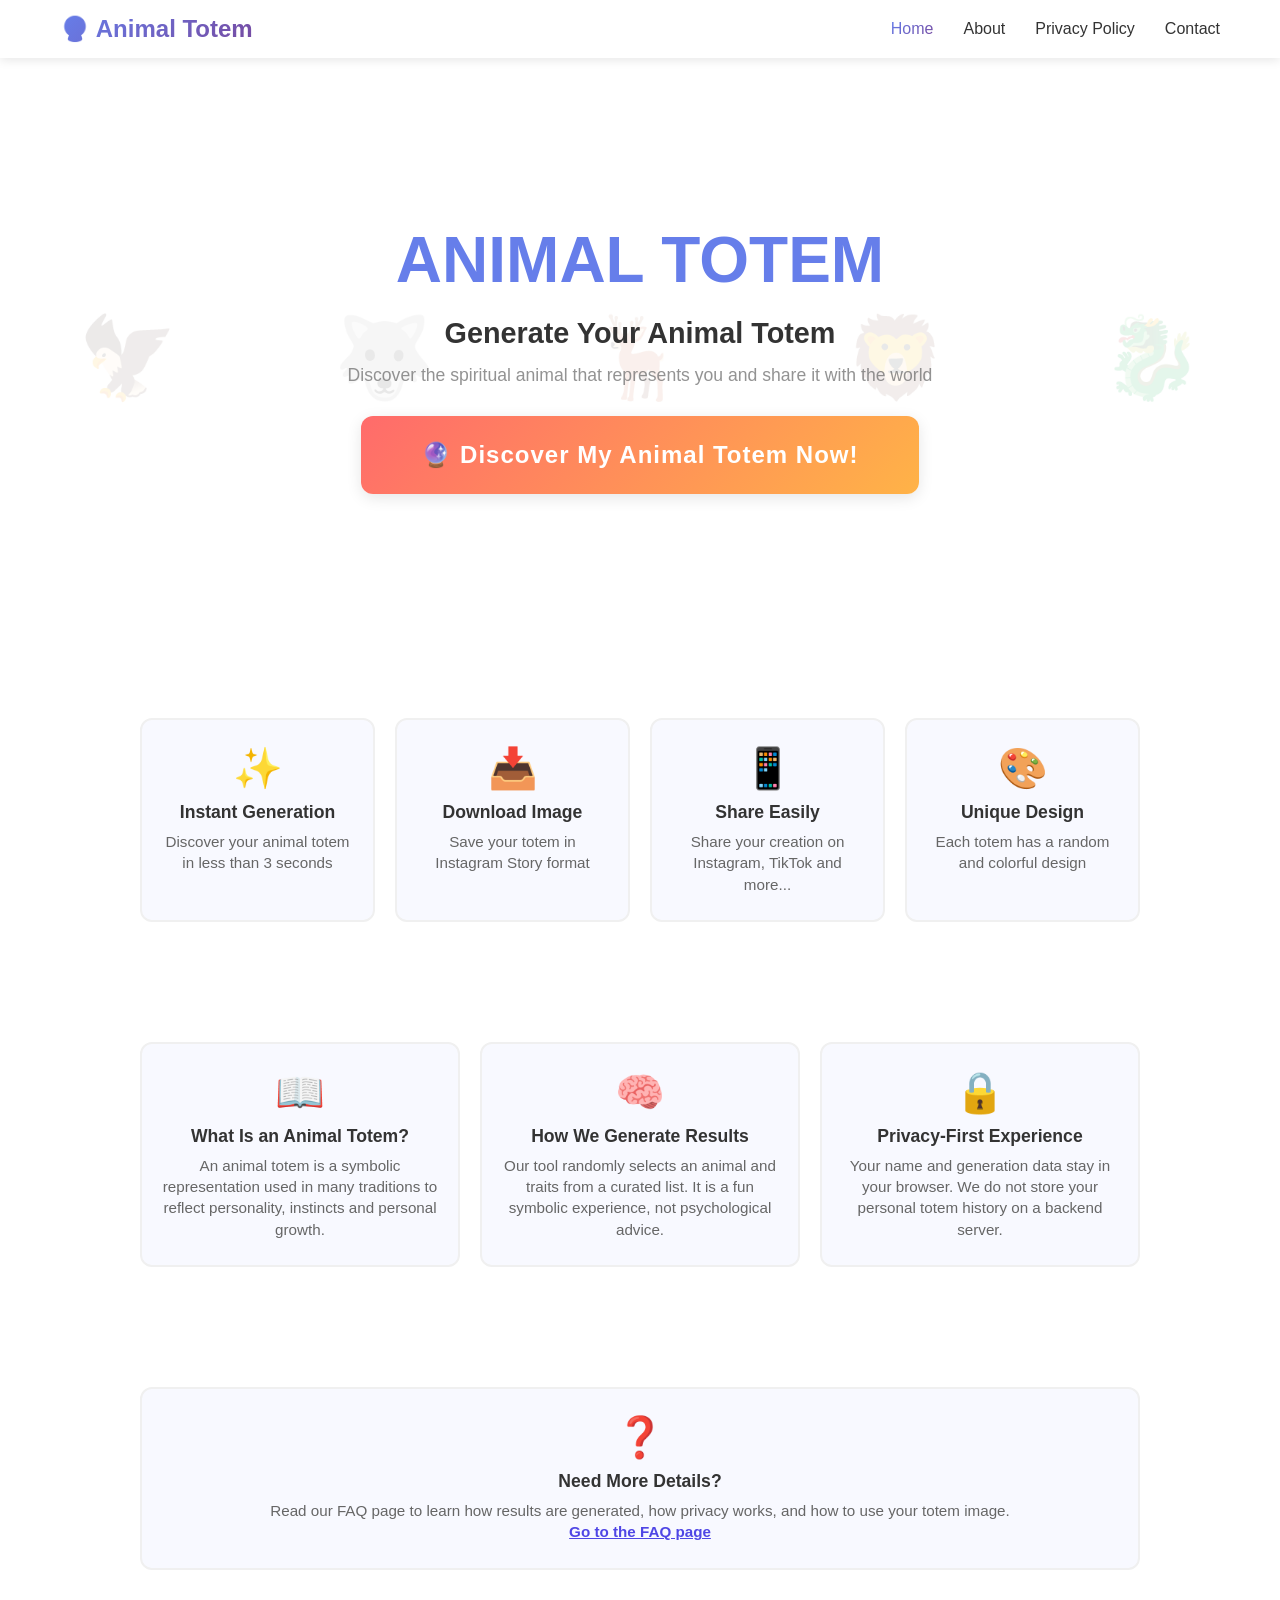
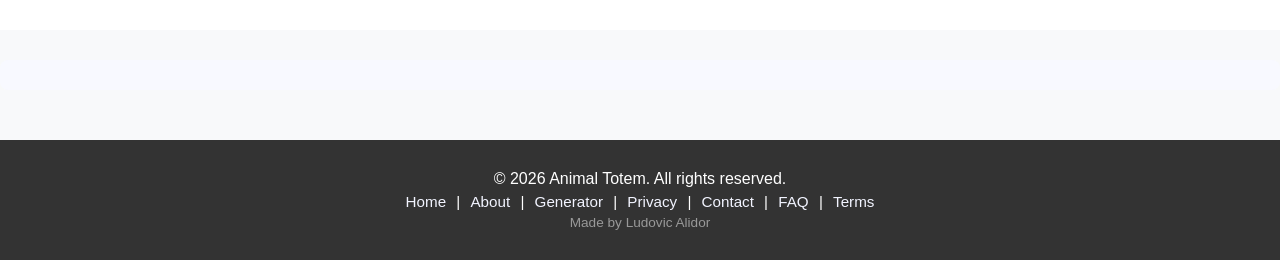
<file: index.html>
<!DOCTYPE html>
<html lang="en">
<head>
    <meta charset="UTF-8">
    <meta name="viewport" content="width=device-width, initial-scale=1.0">
    <title>Animal Totem - Discover Your Spiritual Animal</title>
    <meta name="description" content="Discover your symbolic animal totem in seconds. Generate a personalized totem image, learn the meaning behind it, and share your result easily.">
    <meta name="robots" content="index, follow">
    <meta property="og:title" content="Animal Totem - Discover Your Spiritual Animal">
    <meta property="og:description" content="Generate a unique animal totem and download a shareable image in story format.">
    <meta property="og:type" content="website">
    <link rel="stylesheet" href="style.css">
    <script defer src="https://cdn.vercel-insights.com/v1/script.js"></script>
<script async src="https://pagead2.googlesyndication.com/pagead/js/adsbygoogle.js?client=ADSENSE_ID_PLACEHOLDER" crossorigin="anonymous"></script>
</head>
<body>
    <!-- Navigation -->
    <nav class="navbar">
        <div class="nav-container">
            <a href="index.html" class="nav-logo">🔮 Animal Totem</a>
            <ul class="nav-menu">
                <li class="nav-item">
                    <a href="index.html" class="nav-link active">Home</a>
                </li>
                <li class="nav-item">
                    <a href="pages/about.html" class="nav-link">About</a>
                </li>
                <li class="nav-item">
                    <a href="pages/privacy.html" class="nav-link">Privacy Policy</a>
                </li>
                <li class="nav-item">
                    <a href="pages/contact.html" class="nav-link">Contact</a>
                </li>
            </ul>
        </div>
    </nav>

    <!-- Hero Section -->
    <div class="hero">
        <div class="hero-content">
            <h1 class="hero-title">ANIMAL TOTEM</h1>
            <p class="hero-subtitle">Generate Your Animal Totem</p>
            <p class="hero-description">Discover the spiritual animal that represents you and share it with the world</p>
            <a href="pages/generator.html" class="btn btn-primary hero-btn btn-cta">🔮 Discover My Animal Totem Now!</a>
        </div>
        <div class="hero-background">
            <div class="floating-emoji">🦅</div>
            <div class="floating-emoji emoji-2">🐺</div>
            <div class="floating-emoji emoji-3">🦌</div>
            <div class="floating-emoji emoji-4">🦁</div>
            <div class="floating-emoji emoji-5">🐉</div>
        </div>
    </div>

    <!-- Features Section -->
    <div class="features">
        <div class="features-container">
            <div class="feature-card">
                <div class="feature-emoji">✨</div>
                <h3>Instant Generation</h3>
                <p>Discover your animal totem in less than 3 seconds</p>
            </div>
            <div class="feature-card">
                <div class="feature-emoji">📥</div>
                <h3>Download Image</h3>
                <p>Save your totem in Instagram Story format</p>
            </div>
            <div class="feature-card">
                <div class="feature-emoji">📱</div>
                <h3>Share Easily</h3>
                <p>Share your creation on Instagram, TikTok and more...</p>
            </div>
            <div class="feature-card">
                <div class="feature-emoji">🎨</div>
                <h3>Unique Design</h3>
                <p>Each totem has a random and colorful design</p>
            </div>
        </div>
    </div>

    <section class="features">
        <div class="features-container">
            <div class="feature-card">
                <div class="feature-emoji">📖</div>
                <h3>What Is an Animal Totem?</h3>
                <p>An animal totem is a symbolic representation used in many traditions to reflect personality, instincts and personal growth.</p>
            </div>
            <div class="feature-card">
                <div class="feature-emoji">🧠</div>
                <h3>How We Generate Results</h3>
                <p>Our tool randomly selects an animal and traits from a curated list. It is a fun symbolic experience, not psychological advice.</p>
            </div>
            <div class="feature-card">
                <div class="feature-emoji">🔒</div>
                <h3>Privacy-First Experience</h3>
                <p>Your name and generation data stay in your browser. We do not store your personal totem history on a backend server.</p>
            </div>
        </div>
    </section>

    <section class="features">
        <div class="features-container">
            <div class="feature-card">
                <div class="feature-emoji">❓</div>
                <h3>Need More Details?</h3>
                <p>Read our FAQ page to learn how results are generated, how privacy works, and how to use your totem image.</p>
                <p><a href="pages/faq.html">Go to the FAQ page</a></p>
            </div>
        </div>
    </section>

    <!-- AdSense Space -->
    <div class="adspace-inline">
        <!-- Google AdSense 728x90 or 300x250 -->
    </div>

    <!-- Footer -->
    <footer class="footer">
        <p>&copy; 2026 Animal Totem. All rights reserved.</p>
        <p class="footer-links"><a href="index.html">Home</a> | <a href="pages/about.html">About</a> | <a href="pages/generator.html">Generator</a> | <a href="pages/privacy.html">Privacy</a> | <a href="pages/contact.html">Contact</a> | <a href="pages/faq.html">FAQ</a> | <a href="pages/terms.html">Terms</a></p>
        <p class="footer-credit">Made by Ludovic Alidor</p>
    </footer>
</body>
</html>
</file>
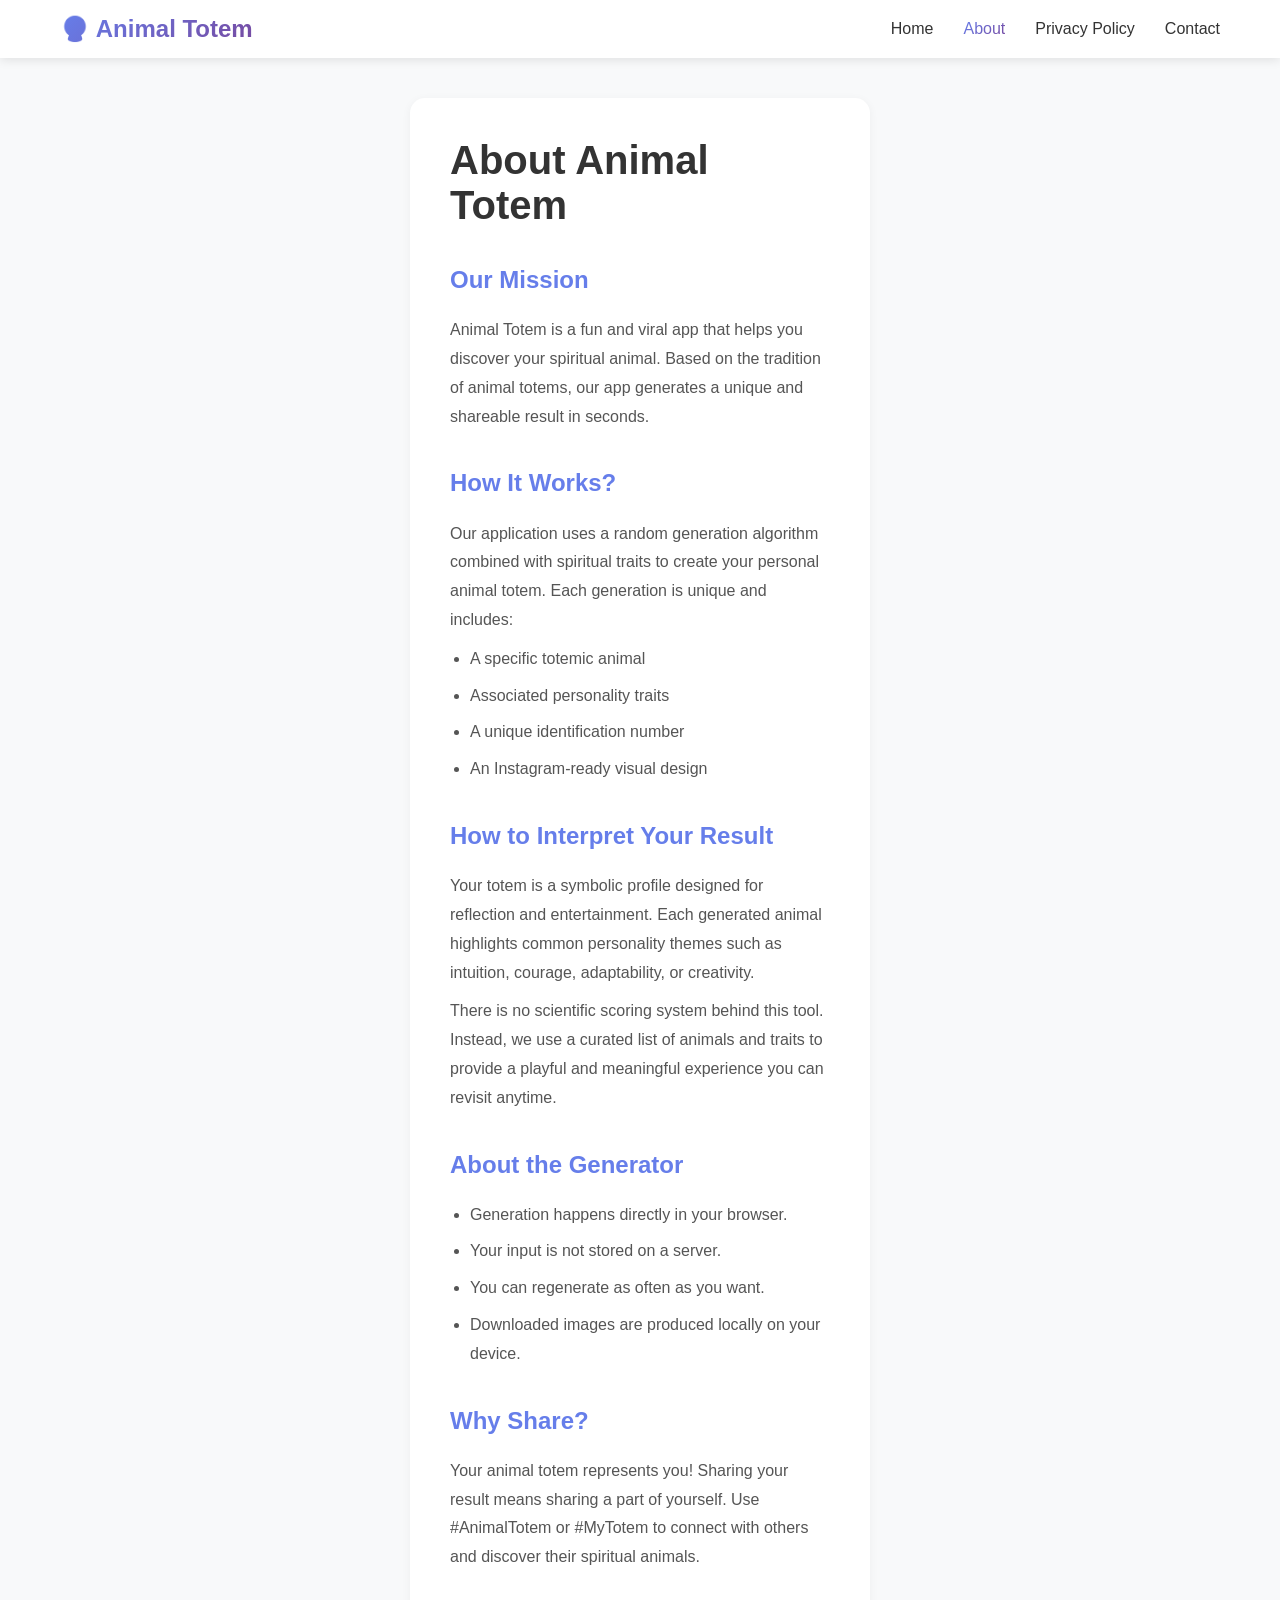
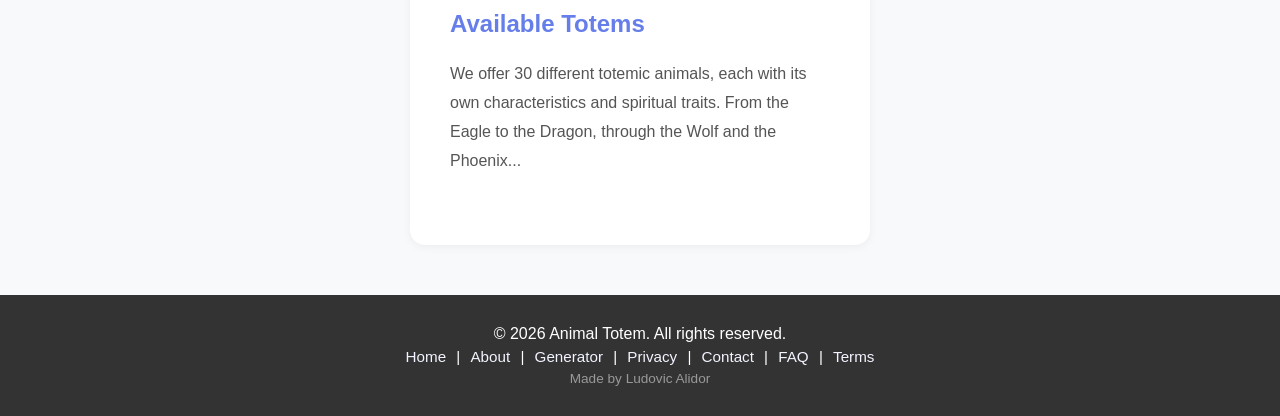
<file: pages/about.html>
<!DOCTYPE html>
<html lang="en">
<head>
    <meta charset="UTF-8">
    <meta name="viewport" content="width=device-width, initial-scale=1.0">
    <title>About - Animal Totem</title>
    <meta name="description" content="Learn how Animal Totem works, our mission, and how we create symbolic animal profiles for a fun and shareable experience.">
    <meta name="robots" content="index, follow">
    <link rel="stylesheet" href="../style.css">
    <script defer src="https://cdn.vercel-insights.com/v1/script.js"></script>
</head>
<body>
    <!-- Navigation -->
    <nav class="navbar">
        <div class="nav-container">
            <a href="../index.html" class="nav-logo">🔮 Animal Totem</a>
            <ul class="nav-menu">
                <li class="nav-item">
                    <a href="../index.html" class="nav-link">Home</a>
                </li>
                <li class="nav-item">
                    <a href="about.html" class="nav-link active">About</a>
                </li>
                <li class="nav-item">
                    <a href="privacy.html" class="nav-link">Privacy Policy</a>
                </li>
                <li class="nav-item">
                    <a href="contact.html" class="nav-link">Contact</a>
                </li>
            </ul>
        </div>
    </nav>

    <div class="container">
        <div class="content-page">
            <h1>About Animal Totem</h1>
            
            <section>
                <h2>Our Mission</h2>
                <p>Animal Totem is a fun and viral app that helps you discover your spiritual animal. Based on the tradition of animal totems, our app generates a unique and shareable result in seconds.</p>
            </section>

            <section>
                <h2>How It Works?</h2>
                <p>Our application uses a random generation algorithm combined with spiritual traits to create your personal animal totem. Each generation is unique and includes:</p>
                <ul>
                    <li>A specific totemic animal</li>
                    <li>Associated personality traits</li>
                    <li>A unique identification number</li>
                    <li>An Instagram-ready visual design</li>
                </ul>
            </section>

            <section>
                <h2>How to Interpret Your Result</h2>
                <p>Your totem is a symbolic profile designed for reflection and entertainment. Each generated animal highlights common personality themes such as intuition, courage, adaptability, or creativity.</p>
                <p>There is no scientific scoring system behind this tool. Instead, we use a curated list of animals and traits to provide a playful and meaningful experience you can revisit anytime.</p>
            </section>

            <section>
                <h2>About the Generator</h2>
                <ul>
                    <li>Generation happens directly in your browser.</li>
                    <li>Your input is not stored on a server.</li>
                    <li>You can regenerate as often as you want.</li>
                    <li>Downloaded images are produced locally on your device.</li>
                </ul>
            </section>

            <section>
                <h2>Why Share?</h2>
                <p>Your animal totem represents you! Sharing your result means sharing a part of yourself. Use #AnimalTotem or #MyTotem to connect with others and discover their spiritual animals.</p>
            </section>

            <section>
                <h2>Available Totems</h2>
                <p>We offer 30 different totemic animals, each with its own characteristics and spiritual traits. From the Eagle to the Dragon, through the Wolf and the Phoenix...</p>
            </section>
        </div>
    </div>

    <!-- Footer -->
    <footer class="footer">
        <p>&copy; 2026 Animal Totem. All rights reserved.</p>
        <p class="footer-links"><a href="../index.html">Home</a> | <a href="about.html">About</a> | <a href="generator.html">Generator</a> | <a href="privacy.html">Privacy</a> | <a href="contact.html">Contact</a> | <a href="faq.html">FAQ</a> | <a href="terms.html">Terms</a></p>
        <p class="footer-credit">Made by Ludovic Alidor</p>
    </footer>
</body>
</html>
</file>
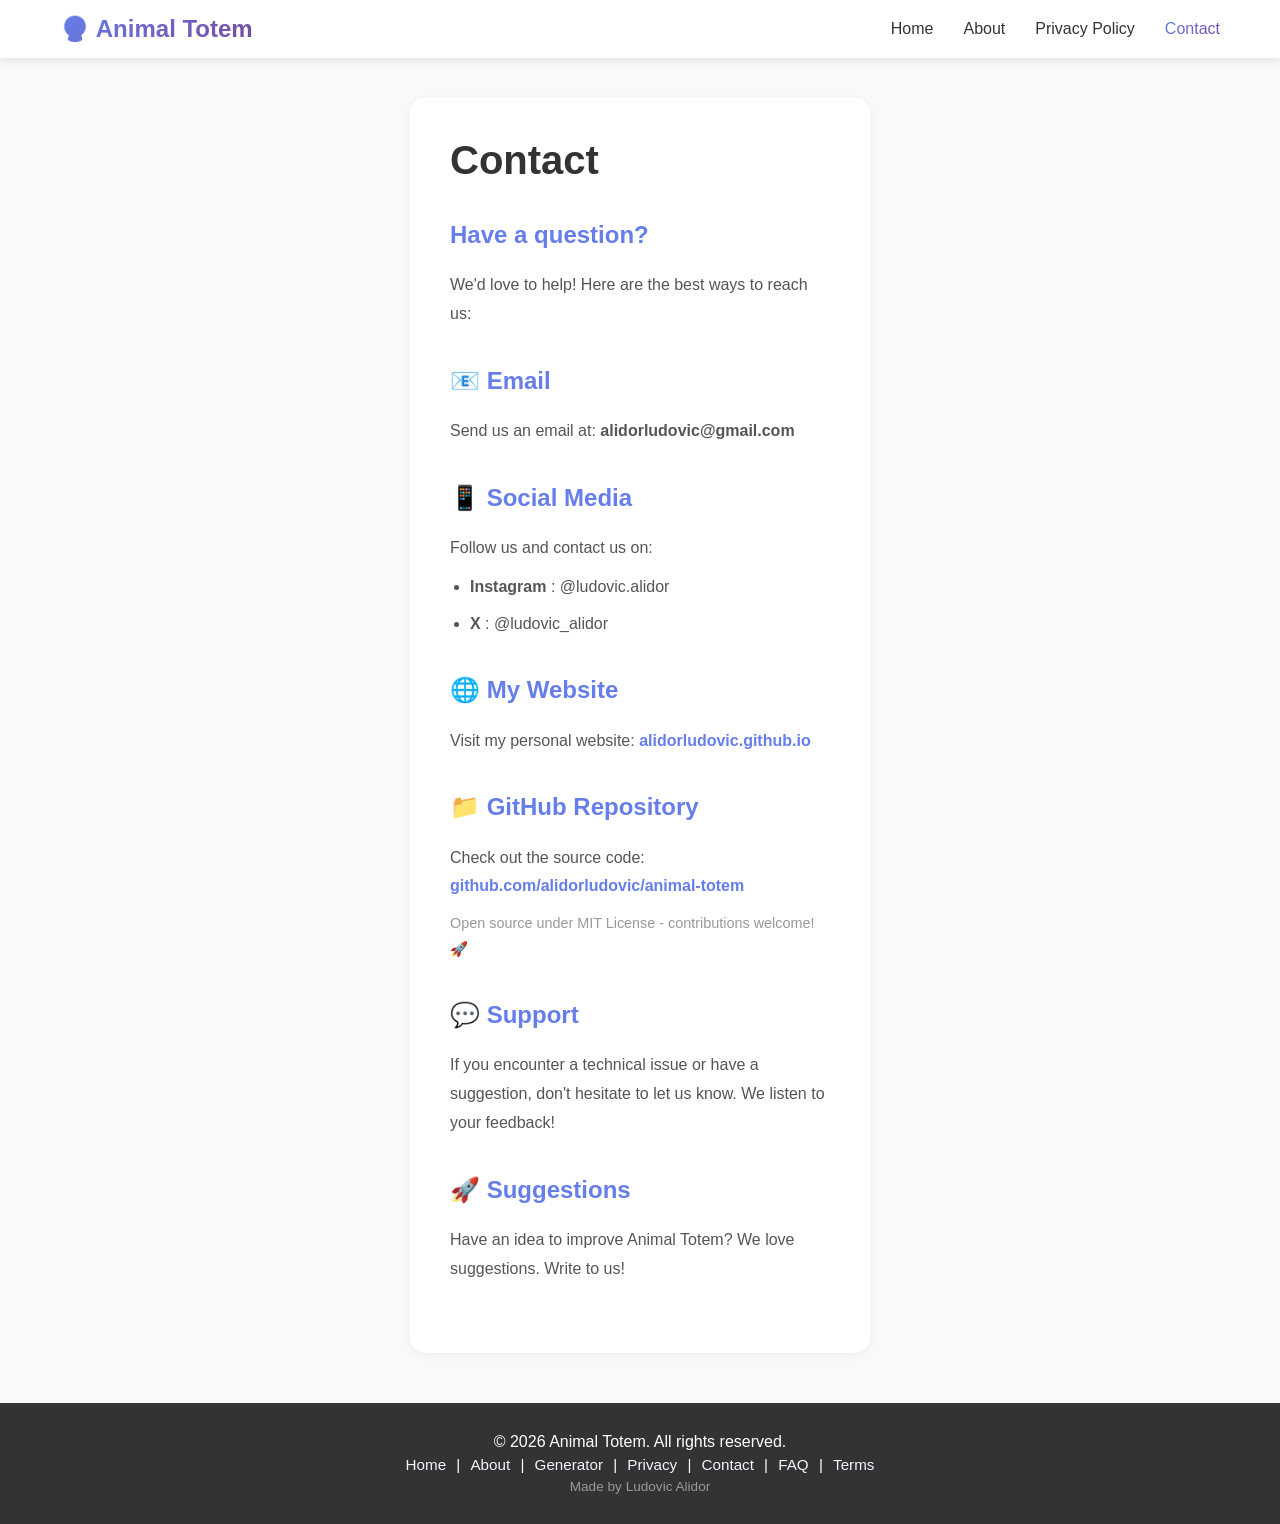
<file: pages/contact.html>
<!DOCTYPE html>
<html lang="en">
<head>
    <meta charset="UTF-8">
    <meta name="viewport" content="width=device-width, initial-scale=1.0">
    <title>Contact - Animal Totem</title>
    <meta name="description" content="Contact the creator of Animal Totem for support, feedback, partnership requests, or technical questions.">
    <meta name="robots" content="index, follow">
    <link rel="stylesheet" href="../style.css">
    <script defer src="https://cdn.vercel-insights.com/v1/script.js"></script>
</head>
<body>
    <!-- Navigation -->
    <nav class="navbar">
        <div class="nav-container">
            <a href="../index.html" class="nav-logo">🔮 Animal Totem</a>
            <ul class="nav-menu">
                <li class="nav-item">
                    <a href="../index.html" class="nav-link">Home</a>
                </li>
                <li class="nav-item">
                    <a href="about.html" class="nav-link">About</a>
                </li>
                <li class="nav-item">
                    <a href="privacy.html" class="nav-link">Privacy Policy</a>
                </li>
                <li class="nav-item">
                    <a href="contact.html" class="nav-link active">Contact</a>
                </li>
            </ul>
        </div>
    </nav>

    <div class="container">
        <div class="content-page">
            <h1>Contact</h1>
            
            <section class="contact-section">
                <h2>Have a question?</h2>
                <p>We'd love to help! Here are the best ways to reach us:</p>
            </section>

            <section class="contact-section">
                <h2>📧 Email</h2>
                <p>Send us an email at: <strong>alidorludovic@gmail.com</strong></p>
            </section>

            <section class="contact-section">
                <h2>📱 Social Media</h2>
                <p>Follow us and contact us on:</p>
                <ul>
                    <li><strong>Instagram</strong> : @ludovic.alidor</li>
                    <li><strong>X</strong> : @ludovic_alidor</li>
                </ul>
            </section>

            <section class="contact-section">
                <h2>🌐 My Website</h2>
                <p>Visit my personal website: <a href="https://alidorludovic.github.io/" target="_blank" rel="noopener noreferrer" style="color: #667eea; font-weight: 600; text-decoration: none;">alidorludovic.github.io</a></p>
            </section>

            <section class="contact-section">
                <h2>📁 GitHub Repository</h2>
                <p>Check out the source code: <a href="https://github.com/alidorludovic/animal-totem" target="_blank" rel="noopener noreferrer" style="color: #667eea; font-weight: 600; text-decoration: none;">github.com/alidorludovic/animal-totem</a></p>
                <p style="font-size: 0.9em; color: #999; margin-top: 8px;">Open source under MIT License - contributions welcome! 🚀</p>
            </section>

            <section class="contact-section">
                <h2>💬 Support</h2>
                <p>If you encounter a technical issue or have a suggestion, don't hesitate to let us know. We listen to your feedback!</p>
            </section>

            <section class="contact-section">
                <h2>🚀 Suggestions</h2>
                <p>Have an idea to improve Animal Totem? We love suggestions. Write to us!</p>
            </section>
        </div>
    </div>

    <!-- Footer -->
    <footer class="footer">
        <p>&copy; 2026 Animal Totem. All rights reserved.</p>
        <p class="footer-links"><a href="../index.html">Home</a> | <a href="about.html">About</a> | <a href="generator.html">Generator</a> | <a href="privacy.html">Privacy</a> | <a href="contact.html">Contact</a> | <a href="faq.html">FAQ</a> | <a href="terms.html">Terms</a></p>
        <p class="footer-credit">Made by Ludovic Alidor</p>
    </footer>
</body>
</html>
</file>
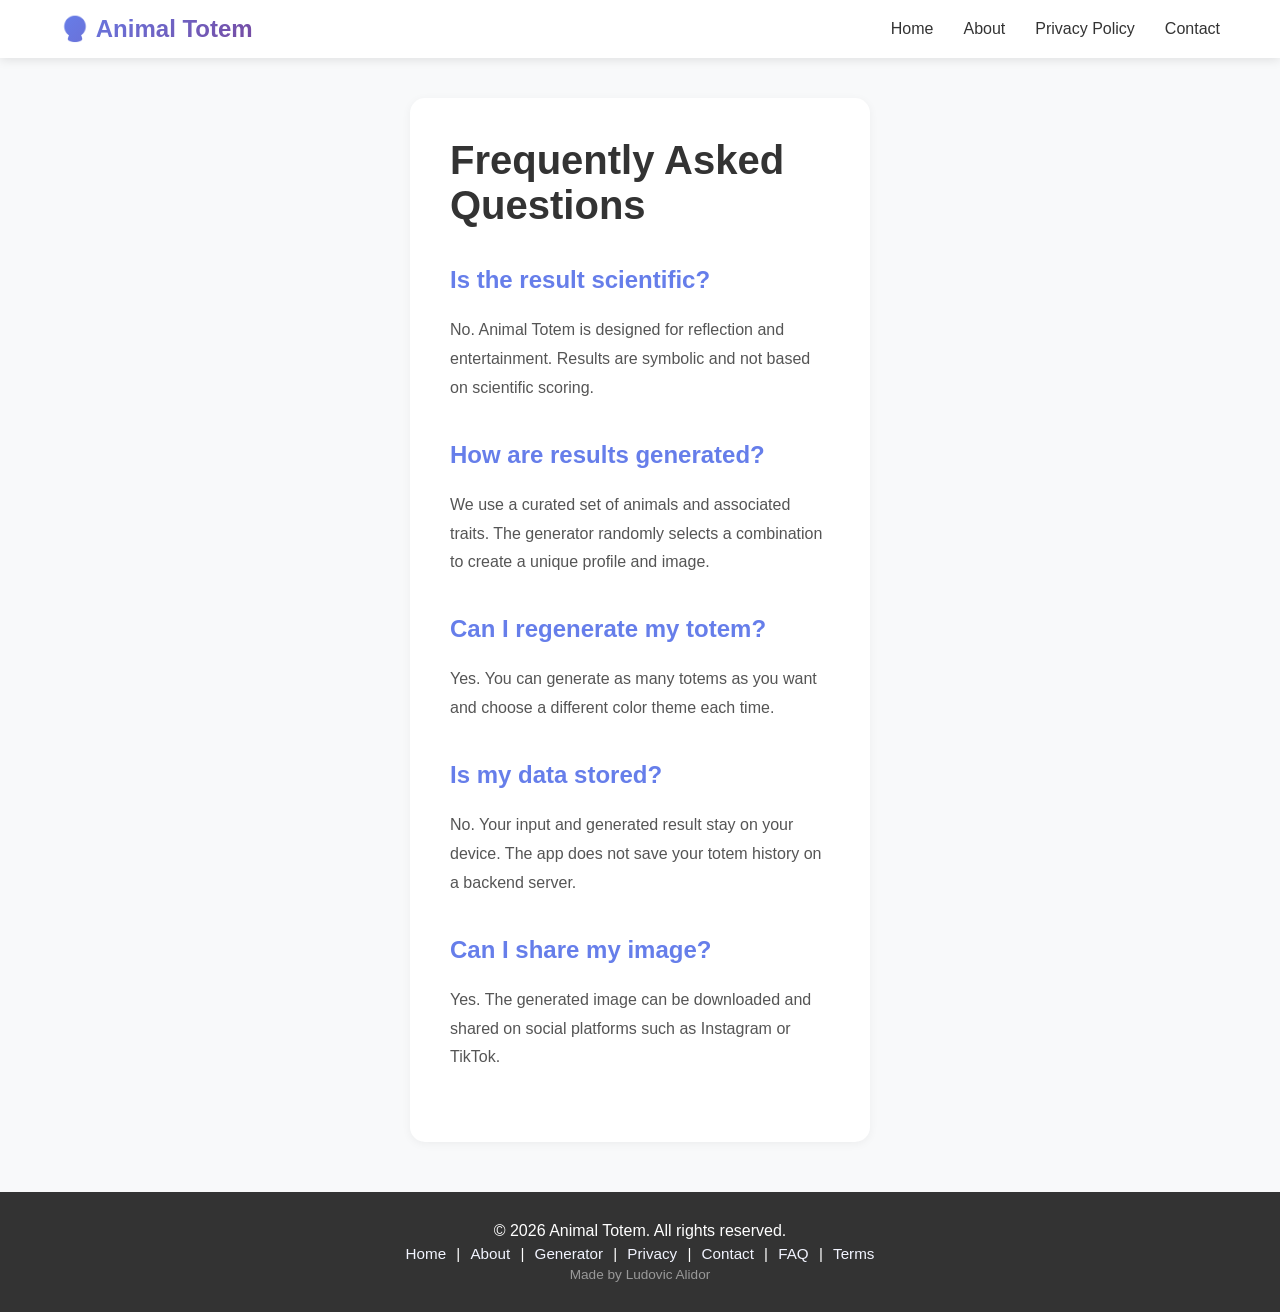
<file: pages/faq.html>
<!DOCTYPE html>
<html lang="en">
<head>
    <meta charset="UTF-8">
    <meta name="viewport" content="width=device-width, initial-scale=1.0">
    <title>FAQ - Animal Totem</title>
    <meta name="description" content="Frequently asked questions about Animal Totem: generation logic, privacy, sharing, and how to use your result.">
    <meta name="robots" content="index, follow">
    <link rel="stylesheet" href="../style.css">
    <script defer src="https://cdn.vercel-insights.com/v1/script.js"></script>
</head>
<body>
    <!-- Navigation -->
    <nav class="navbar">
        <div class="nav-container">
            <a href="../index.html" class="nav-logo">🔮 Animal Totem</a>
            <ul class="nav-menu">
                <li class="nav-item">
                    <a href="../index.html" class="nav-link">Home</a>
                </li>
                <li class="nav-item">
                    <a href="about.html" class="nav-link">About</a>
                </li>
                <li class="nav-item">
                    <a href="privacy.html" class="nav-link">Privacy Policy</a>
                </li>
                <li class="nav-item">
                    <a href="contact.html" class="nav-link">Contact</a>
                </li>
            </ul>
        </div>
    </nav>

    <div class="container">
        <div class="content-page">
            <h1>Frequently Asked Questions</h1>

            <section>
                <h2>Is the result scientific?</h2>
                <p>No. Animal Totem is designed for reflection and entertainment. Results are symbolic and not based on scientific scoring.</p>
            </section>

            <section>
                <h2>How are results generated?</h2>
                <p>We use a curated set of animals and associated traits. The generator randomly selects a combination to create a unique profile and image.</p>
            </section>

            <section>
                <h2>Can I regenerate my totem?</h2>
                <p>Yes. You can generate as many totems as you want and choose a different color theme each time.</p>
            </section>

            <section>
                <h2>Is my data stored?</h2>
                <p>No. Your input and generated result stay on your device. The app does not save your totem history on a backend server.</p>
            </section>

            <section>
                <h2>Can I share my image?</h2>
                <p>Yes. The generated image can be downloaded and shared on social platforms such as Instagram or TikTok.</p>
            </section>
        </div>
    </div>

    <!-- Footer -->
    <footer class="footer">
        <p>&copy; 2026 Animal Totem. All rights reserved.</p>
        <p class="footer-links"><a href="../index.html">Home</a> | <a href="about.html">About</a> | <a href="generator.html">Generator</a> | <a href="privacy.html">Privacy</a> | <a href="contact.html">Contact</a> | <a href="faq.html">FAQ</a> | <a href="terms.html">Terms</a></p>
        <p class="footer-credit">Made by Ludovic Alidor</p>
    </footer>
</body>
</html>
</file>
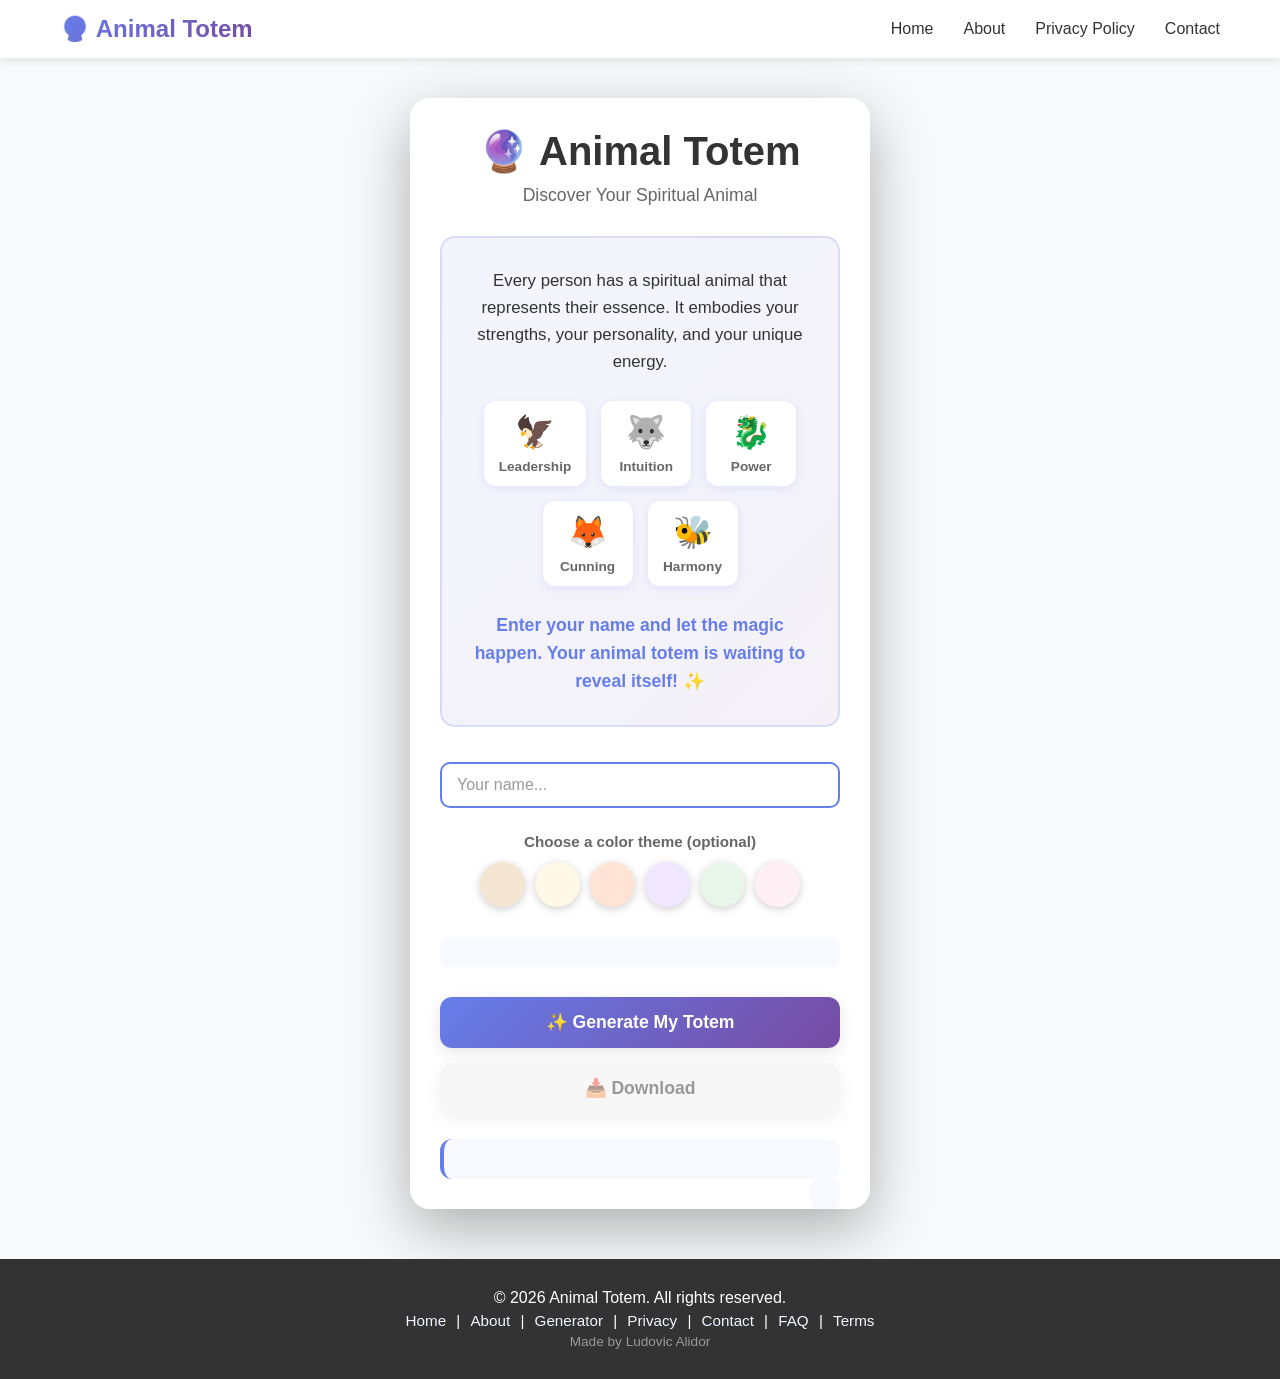
<file: pages/generator.html>
<!DOCTYPE html>
<html lang="en">
<head>
    <meta charset="UTF-8">
    <meta name="viewport" content="width=device-width, initial-scale=1.0">
    <title>Generator - Animal Totem</title>
    <meta name="description" content="Use the Animal Totem generator to create a personalized symbolic animal profile and download your image in a share-ready format.">
    <meta name="robots" content="index, follow">
    <meta property="og:title" content="Animal Totem Generator">
    <meta property="og:description" content="Generate your animal totem, explore symbolic traits, and download your personalized image.">
    <meta property="og:type" content="website">
    <link rel="stylesheet" href="../style.css">
    <script defer src="https://cdn.vercel-insights.com/v1/script.js"></script>
<script async src="https://pagead2.googlesyndication.com/pagead/js/adsbygoogle.js?client=ADSENSE_ID_PLACEHOLDER" crossorigin="anonymous"></script>
</head>
<body>
    <!-- Navigation -->
    <nav class="navbar">
        <div class="nav-container">
            <a href="../index.html" class="nav-logo">🔮 Animal Totem</a>
            <ul class="nav-menu">
                <li class="nav-item">
                    <a href="../index.html" class="nav-link">Home</a>
                </li>
                <li class="nav-item">
                    <a href="about.html" class="nav-link">About</a>
                </li>
                <li class="nav-item">
                    <a href="privacy.html" class="nav-link">Privacy Policy</a>
                </li>
                <li class="nav-item">
                    <a href="contact.html" class="nav-link">Contact</a>
                </li>
            </ul>
        </div>
    </nav>

    <div class="container">
        <div class="content">
            <h1>🔮 Animal Totem</h1>
            <p class="subtitle">Discover Your Spiritual Animal</p>
            
            <!-- Intro Section -->
            <div id="intro-section" class="intro-section">
                <p class="intro-text">Every person has a spiritual animal that represents their essence. It embodies your strengths, your personality, and your unique energy.</p>
                
                <div class="totem-preview">
                    <div class="preview-item">
                        <span class="preview-emoji">🦅</span>
                        <span class="preview-trait">Leadership</span>
                    </div>
                    <div class="preview-item">
                        <span class="preview-emoji">🐺</span>
                        <span class="preview-trait">Intuition</span>
                    </div>
                    <div class="preview-item">
                        <span class="preview-emoji">🐉</span>
                        <span class="preview-trait">Power</span>
                    </div>
                    <div class="preview-item">
                        <span class="preview-emoji">🦊</span>
                        <span class="preview-trait">Cunning</span>
                    </div>
                    <div class="preview-item">
                        <span class="preview-emoji">🐝</span>
                        <span class="preview-trait">Harmony</span>
                    </div>
                </div>
                
                <p class="intro-cta">Enter your name and let the magic happen. Your animal totem is waiting to reveal itself! ✨</p>
            </div>
            
            <div class="name-input-container">
                <input 
                    type="text" 
                    id="nameInput" 
                    placeholder="Your name..." 
                    class="name-input"
                    maxlength="20"
                >
            </div>

            <!-- Color Selection -->
            <div class="color-selector-container">
                <p class="color-selector-label">Choose a color theme (optional)</p>
                <div class="color-selector">
                    <button class="color-btn" data-color="0" style="background: #F5E6D3;" title="Warm Beige"></button>
                    <button class="color-btn" data-color="1" style="background: #FFF8E7;" title="Cream"></button>
                    <button class="color-btn" data-color="2" style="background: #FFE4D6;" title="Peach"></button>
                    <button class="color-btn" data-color="3" style="background: #F0E6FF;" title="Lavender"></button>
                    <button class="color-btn" data-color="4" style="background: #E8F5E9;" title="Mint"></button>
                    <button class="color-btn" data-color="5" style="background: #FFF0F5;" title="Soft Pink"></button>
                </div>
            </div>
            
            <div id="canvas-container" class="canvas-container">
                <canvas id="totemCanvas" width="1080" height="1920"></canvas>
            </div>

            <div class="adspace-inline">
                <!-- Google AdSense 728x90 or 300x250 -->
            </div>
            
            <div class="buttons">
                <button id="generateBtn" class="btn btn-primary">✨ Generate My Totem</button>
                <button id="downloadBtn" class="btn btn-secondary" disabled>📥 Download</button>
            </div>
            
            <div class="info">
                <p id="totemInfo"></p>
            </div>

            <div class="adspace-sidebar">
                <!-- Google AdSense 336x280 -->
            </div>

        </div>
    </div>

    <!-- Google AdSense (optionnel, décommentez plus tard) -->
    <!-- <script async src="https://pagead2.googlesyndication.com/pagead/js/adsbygoogle.js?client=ca-pub-xxxxxxxxxxxxxxxx"></script> -->

    <footer class="footer">
        <p>&copy; 2026 Animal Totem. All rights reserved.</p>
        <p class="footer-links"><a href="../index.html">Home</a> | <a href="about.html">About</a> | <a href="generator.html">Generator</a> | <a href="privacy.html">Privacy</a> | <a href="contact.html">Contact</a> | <a href="faq.html">FAQ</a> | <a href="terms.html">Terms</a></p>
        <p class="footer-credit">Made by Ludovic Alidor</p>
    </footer>

    <script src="../app.js"></script>
</body>
</html>
</file>
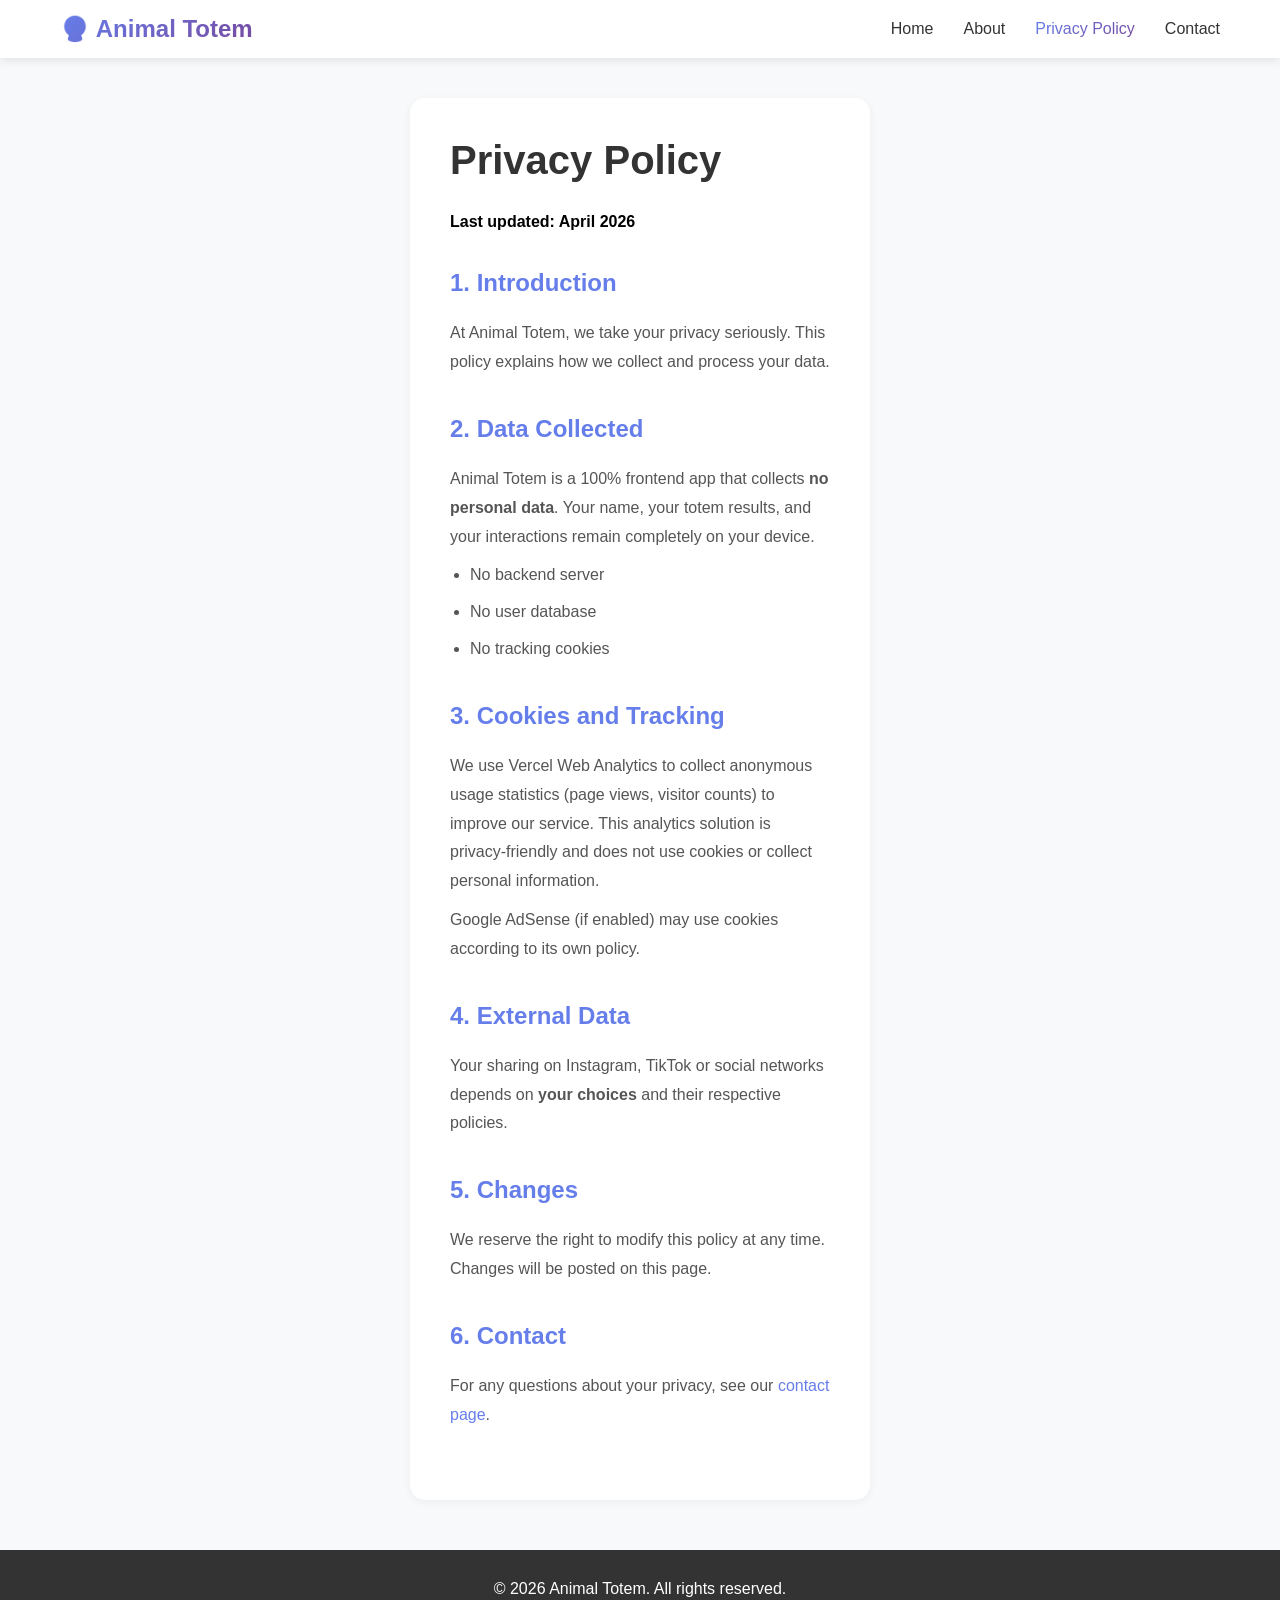
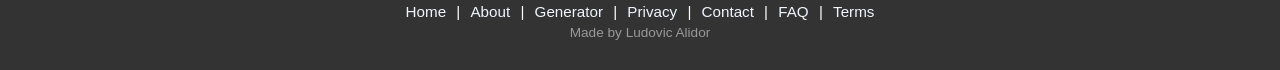
<file: pages/privacy.html>
<!DOCTYPE html>
<html lang="en">
<head>
    <meta charset="UTF-8">
    <meta name="viewport" content="width=device-width, initial-scale=1.0">
    <title>Privacy Policy - Animal Totem</title>
    <meta name="description" content="Read the Animal Totem privacy policy to understand what data is collected, how analytics works, and how your information is handled.">
    <meta name="robots" content="index, follow">
    <meta property="og:title" content="Privacy Policy - Animal Totem">
    <meta property="og:description" content="Learn how Animal Totem handles privacy, analytics, and user data.">
    <meta property="og:type" content="website">
    <link rel="stylesheet" href="../style.css">
    <script defer src="https://cdn.vercel-insights.com/v1/script.js"></script>
</head>
<body>
    <!-- Navigation -->
    <nav class="navbar">
        <div class="nav-container">
            <a href="../index.html" class="nav-logo">🔮 Animal Totem</a>
            <ul class="nav-menu">
                <li class="nav-item">
                    <a href="../index.html" class="nav-link">Home</a>
                </li>
                <li class="nav-item">
                    <a href="about.html" class="nav-link">About</a>
                </li>
                <li class="nav-item">
                    <a href="privacy.html" class="nav-link active">Privacy Policy</a>
                </li>
                <li class="nav-item">
                    <a href="contact.html" class="nav-link">Contact</a>
                </li>
            </ul>
        </div>
    </nav>

    <div class="container">
        <div class="content-page">
            <h1>Privacy Policy</h1>
            <p><strong>Last updated: April 2026</strong></p>

            <section>
                <h2>1. Introduction</h2>
                <p>At Animal Totem, we take your privacy seriously. This policy explains how we collect and process your data.</p>
            </section>

            <section>
                <h2>2. Data Collected</h2>
                <p>Animal Totem is a 100% frontend app that collects <strong>no personal data</strong>. Your name, your totem results, and your interactions remain completely on your device.</p>
                <ul>
                    <li>No backend server</li>
                    <li>No user database</li>
                    <li>No tracking cookies</li>
                </ul>
            </section>

            <section>
                <h2>3. Cookies and Tracking</h2>
                <p>We use Vercel Web Analytics to collect anonymous usage statistics (page views, visitor counts) to improve our service. This analytics solution is privacy-friendly and does not use cookies or collect personal information.</p>
                <p>Google AdSense (if enabled) may use cookies according to its own policy.</p>
            </section>

            <section>
                <h2>4. External Data</h2>
                <p>Your sharing on Instagram, TikTok or social networks depends on <strong>your choices</strong> and their respective policies.</p>
            </section>

            <section>
                <h2>5. Changes</h2>
                <p>We reserve the right to modify this policy at any time. Changes will be posted on this page.</p>
            </section>

            <section>
                <h2>6. Contact</h2>
                <p>For any questions about your privacy, see our <a href="contact.html">contact page</a>.</p>
            </section>
        </div>
    </div>

    <!-- Footer -->
    <footer class="footer">
        <p>&copy; 2026 Animal Totem. All rights reserved.</p>
        <p class="footer-links"><a href="../index.html">Home</a> | <a href="about.html">About</a> | <a href="generator.html">Generator</a> | <a href="privacy.html">Privacy</a> | <a href="contact.html">Contact</a> | <a href="faq.html">FAQ</a> | <a href="terms.html">Terms</a></p>
        <p class="footer-credit">Made by Ludovic Alidor</p>
    </footer>
</body>
</html>
</file>
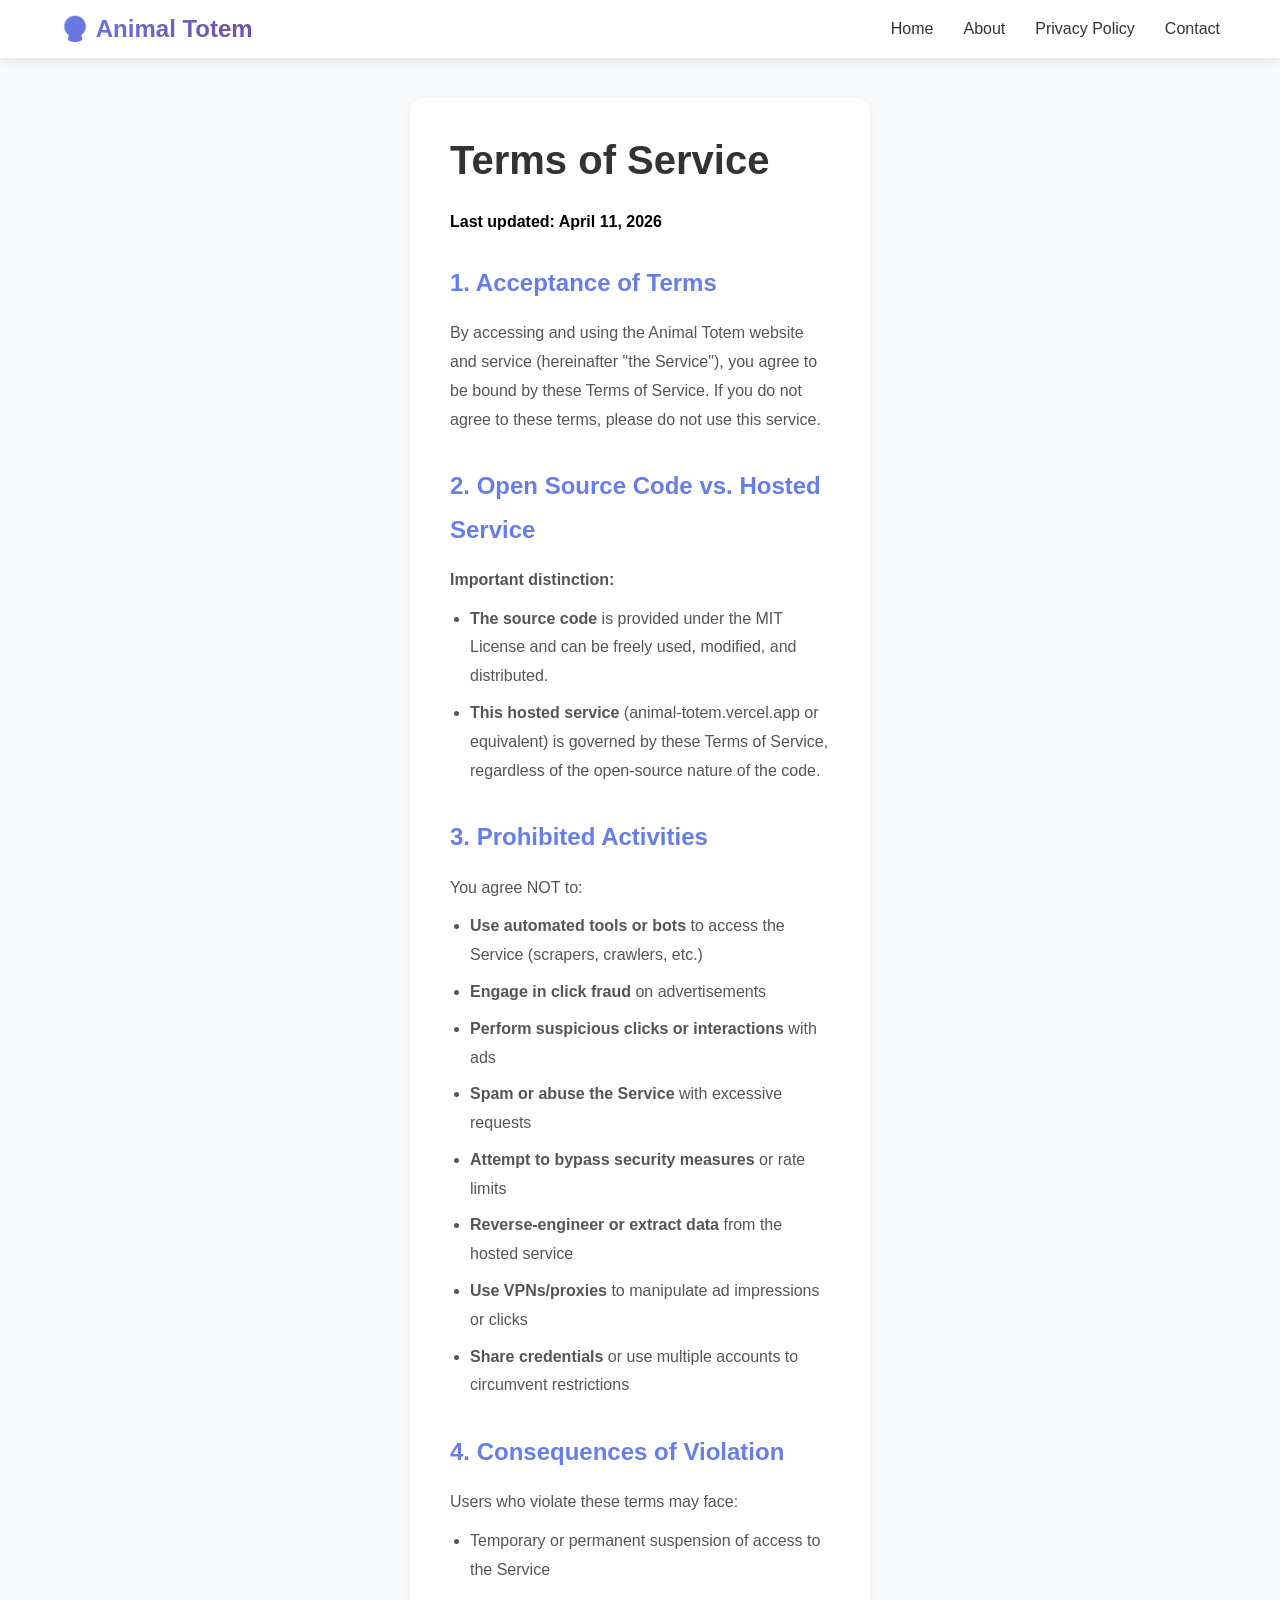
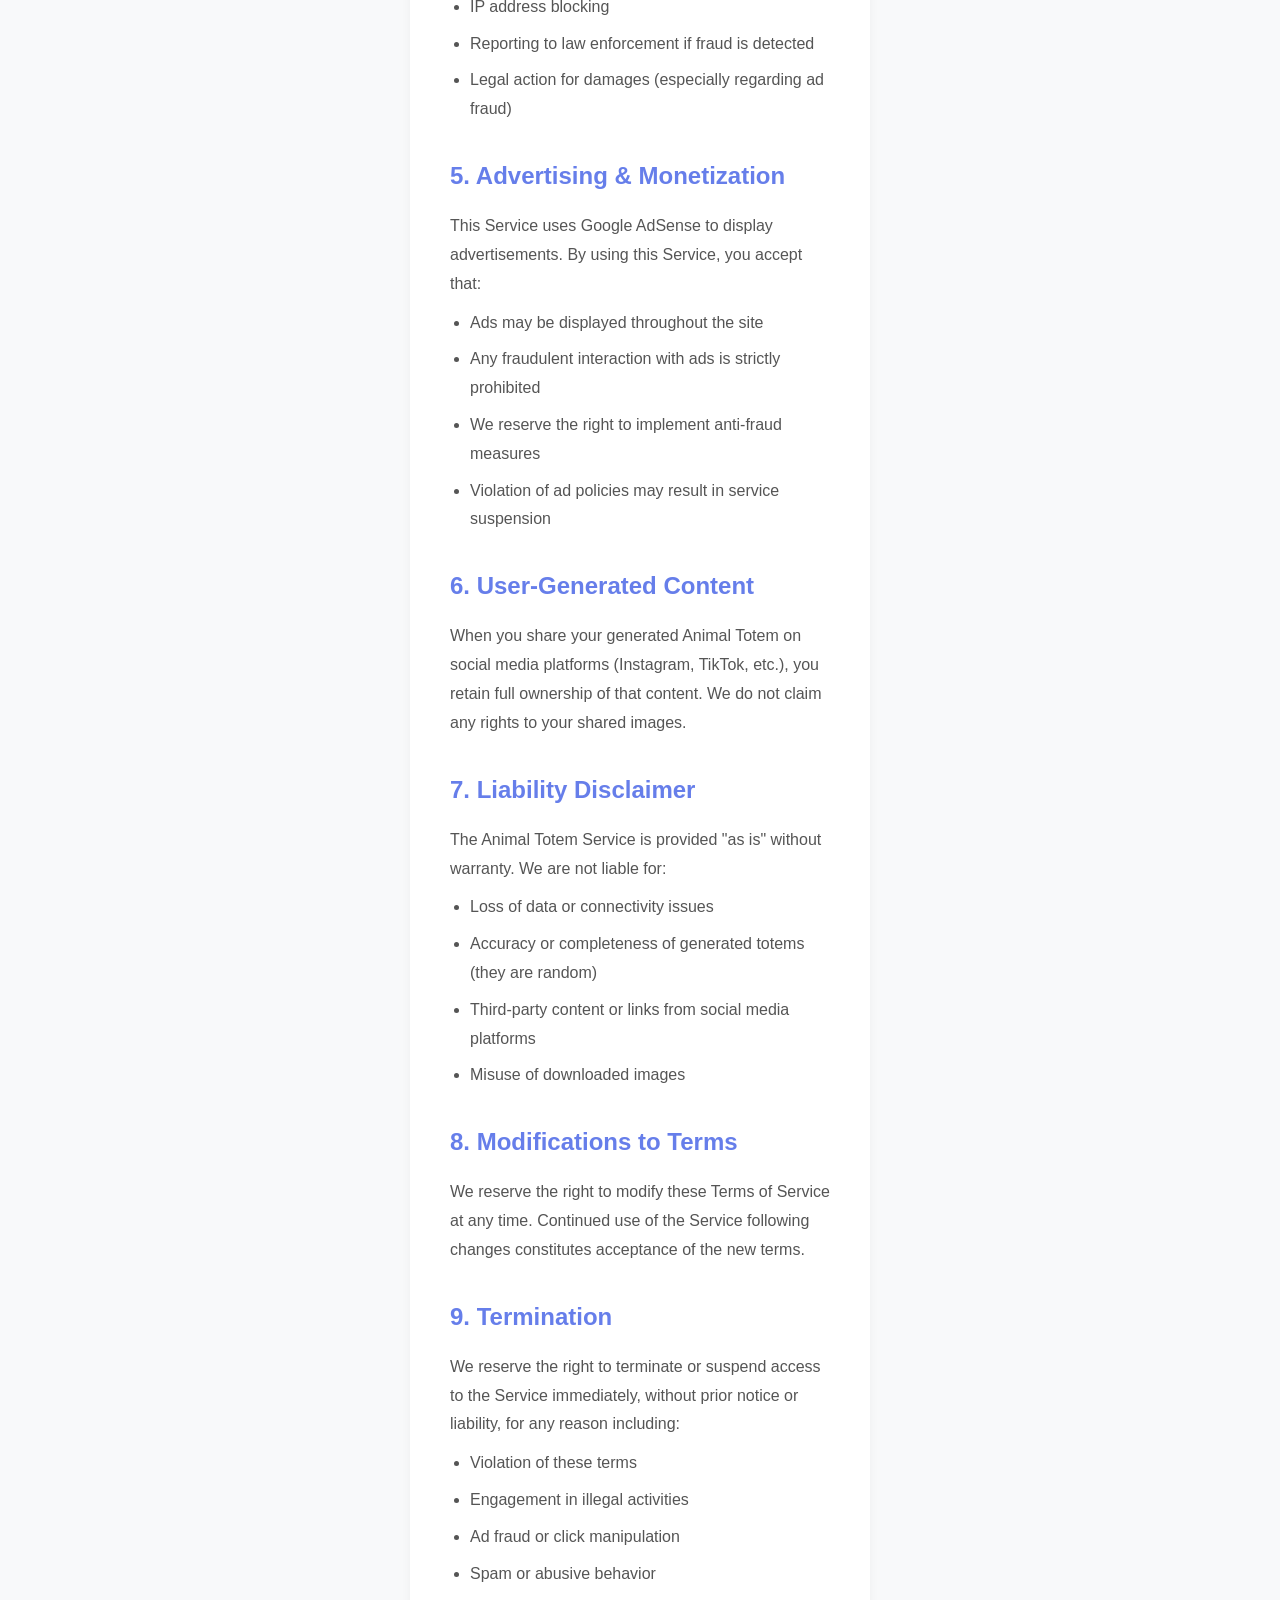
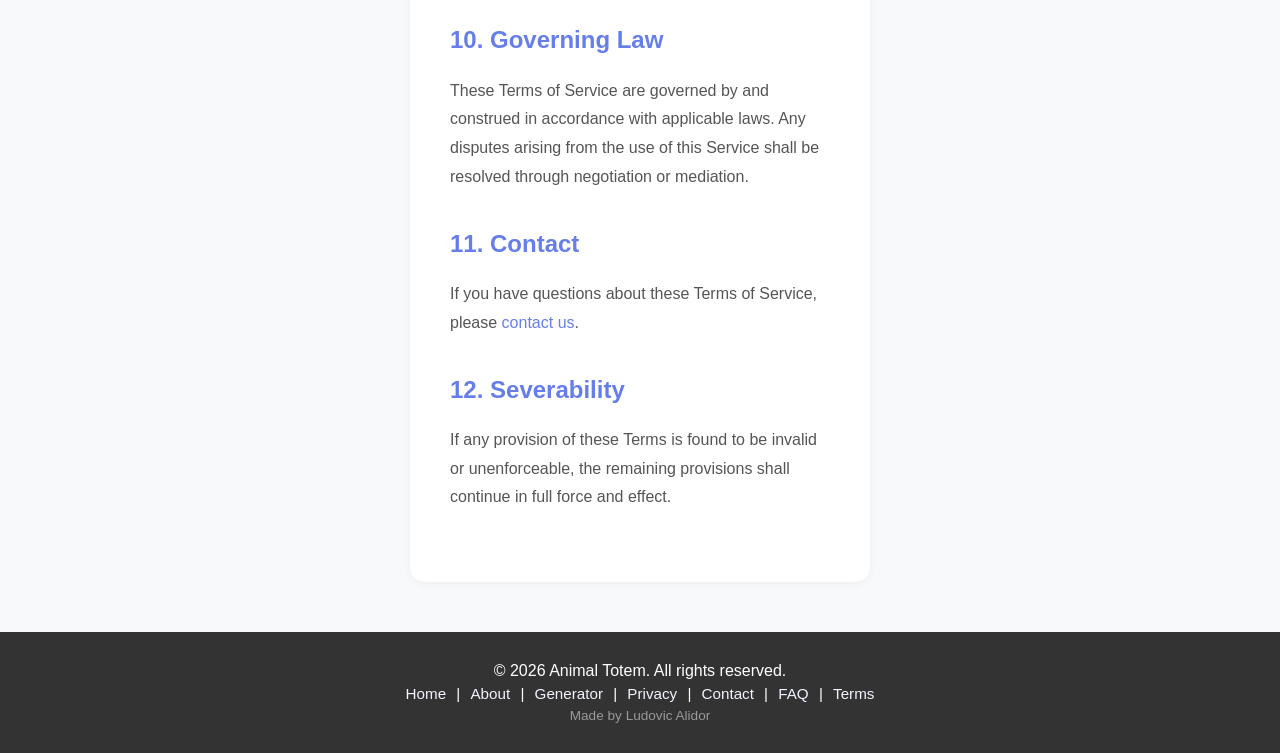
<file: pages/terms.html>
<!DOCTYPE html>
<html lang="en">
<head>
    <meta charset="UTF-8">
    <meta name="viewport" content="width=device-width, initial-scale=1.0">
    <title>Terms of Service - Animal Totem</title>
    <meta name="description" content="Review the Animal Totem terms of service, including acceptable use, advertising policy, and legal conditions for using the hosted service.">
    <meta name="robots" content="index, follow">
    <meta property="og:title" content="Terms of Service - Animal Totem">
    <meta property="og:description" content="Read the legal terms and acceptable use rules for Animal Totem.">
    <meta property="og:type" content="website">
    <link rel="stylesheet" href="../style.css">
    <script defer src="https://cdn.vercel-insights.com/v1/script.js"></script>
</head>
<body>
    <!-- Navigation -->
    <nav class="navbar">
        <div class="nav-container">
            <a href="../index.html" class="nav-logo">🔮 Animal Totem</a>
            <ul class="nav-menu">
                <li class="nav-item">
                    <a href="../index.html" class="nav-link">Home</a>
                </li>
                <li class="nav-item">
                    <a href="about.html" class="nav-link">About</a>
                </li>
                <li class="nav-item">
                    <a href="privacy.html" class="nav-link">Privacy Policy</a>
                </li>
                <li class="nav-item">
                    <a href="contact.html" class="nav-link">Contact</a>
                </li>
            </ul>
        </div>
    </nav>

    <div class="container">
        <div class="content-page">
            <h1>Terms of Service</h1>
            <p><strong>Last updated: April 11, 2026</strong></p>

            <section>
                <h2>1. Acceptance of Terms</h2>
                <p>By accessing and using the Animal Totem website and service (hereinafter "the Service"), you agree to be bound by these Terms of Service. If you do not agree to these terms, please do not use this service.</p>
            </section>

            <section>
                <h2>2. Open Source Code vs. Hosted Service</h2>
                <p><strong>Important distinction:</strong></p>
                <ul>
                    <li><strong>The source code</strong> is provided under the MIT License and can be freely used, modified, and distributed.</li>
                    <li><strong>This hosted service</strong> (animal-totem.vercel.app or equivalent) is governed by these Terms of Service, regardless of the open-source nature of the code.</li>
                </ul>
            </section>

            <section>
                <h2>3. Prohibited Activities</h2>
                <p>You agree NOT to:</p>
                <ul>
                    <li><strong>Use automated tools or bots</strong> to access the Service (scrapers, crawlers, etc.)</li>
                    <li><strong>Engage in click fraud</strong> on advertisements</li>
                    <li><strong>Perform suspicious clicks or interactions</strong> with ads</li>
                    <li><strong>Spam or abuse the Service</strong> with excessive requests</li>
                    <li><strong>Attempt to bypass security measures</strong> or rate limits</li>
                    <li><strong>Reverse-engineer or extract data</strong> from the hosted service</li>
                    <li><strong>Use VPNs/proxies</strong> to manipulate ad impressions or clicks</li>
                    <li><strong>Share credentials</strong> or use multiple accounts to circumvent restrictions</li>
                </ul>
            </section>

            <section>
                <h2>4. Consequences of Violation</h2>
                <p>Users who violate these terms may face:</p>
                <ul>
                    <li>Temporary or permanent suspension of access to the Service</li>
                    <li>IP address blocking</li>
                    <li>Reporting to law enforcement if fraud is detected</li>
                    <li>Legal action for damages (especially regarding ad fraud)</li>
                </ul>
            </section>

            <section>
                <h2>5. Advertising & Monetization</h2>
                <p>This Service uses Google AdSense to display advertisements. By using this Service, you accept that:</p>
                <ul>
                    <li>Ads may be displayed throughout the site</li>
                    <li>Any fraudulent interaction with ads is strictly prohibited</li>
                    <li>We reserve the right to implement anti-fraud measures</li>
                    <li>Violation of ad policies may result in service suspension</li>
                </ul>
            </section>

            <section>
                <h2>6. User-Generated Content</h2>
                <p>When you share your generated Animal Totem on social media platforms (Instagram, TikTok, etc.), you retain full ownership of that content. We do not claim any rights to your shared images.</p>
            </section>

            <section>
                <h2>7. Liability Disclaimer</h2>
                <p>The Animal Totem Service is provided "as is" without warranty. We are not liable for:</p>
                <ul>
                    <li>Loss of data or connectivity issues</li>
                    <li>Accuracy or completeness of generated totems (they are random)</li>
                    <li>Third-party content or links from social media platforms</li>
                    <li>Misuse of downloaded images</li>
                </ul>
            </section>

            <section>
                <h2>8. Modifications to Terms</h2>
                <p>We reserve the right to modify these Terms of Service at any time. Continued use of the Service following changes constitutes acceptance of the new terms.</p>
            </section>

            <section>
                <h2>9. Termination</h2>
                <p>We reserve the right to terminate or suspend access to the Service immediately, without prior notice or liability, for any reason including:</p>
                <ul>
                    <li>Violation of these terms</li>
                    <li>Engagement in illegal activities</li>
                    <li>Ad fraud or click manipulation</li>
                    <li>Spam or abusive behavior</li>
                </ul>
            </section>

            <section>
                <h2>10. Governing Law</h2>
                <p>These Terms of Service are governed by and construed in accordance with applicable laws. Any disputes arising from the use of this Service shall be resolved through negotiation or mediation.</p>
            </section>

            <section>
                <h2>11. Contact</h2>
                <p>If you have questions about these Terms of Service, please <a href="contact.html">contact us</a>.</p>
            </section>

            <section>
                <h2>12. Severability</h2>
                <p>If any provision of these Terms is found to be invalid or unenforceable, the remaining provisions shall continue in full force and effect.</p>
            </section>
        </div>
    </div>

    <!-- Footer -->
    <footer class="footer">
        <p>&copy; 2026 Animal Totem. All rights reserved.</p>
        <p class="footer-links"><a href="../index.html">Home</a> | <a href="about.html">About</a> | <a href="generator.html">Generator</a> | <a href="privacy.html">Privacy</a> | <a href="contact.html">Contact</a> | <a href="faq.html">FAQ</a> | <a href="terms.html">Terms</a></p>
        <p class="footer-credit">Made by Ludovic Alidor</p>
    </footer>
</body>
</html>
</file>
<file: style.css>
* {
    margin: 0;
    padding: 0;
    box-sizing: border-box;
}

body {
    font-family: -apple-system, BlinkMacSystemFont, 'Segoe UI', Roboto, Oxygen, Ubuntu, Cantarell, sans-serif;
    background: #f8f9fa;
    min-height: 100vh;
}

/* Navigation Bar */
.navbar {
    background: white;
    box-shadow: 0 2px 10px rgba(0, 0, 0, 0.1);
    position: sticky;
    top: 0;
    z-index: 100;
}

.nav-container {
    max-width: 1200px;
    margin: 0 auto;
    display: flex;
    justify-content: space-between;
    align-items: center;
    padding: 15px 20px;
}

.nav-logo {
    font-size: 1.5em;
    font-weight: 700;
    background: linear-gradient(135deg, #667eea 0%, #764ba2 100%);
    -webkit-background-clip: text;
    -webkit-text-fill-color: transparent;
    background-clip: text;
    text-decoration: none;
}

.nav-menu {
    display: flex;
    list-style: none;
    gap: 30px;
}

.nav-item {
    position: relative;
}

.nav-link {
    text-decoration: none;
    color: #333;
    font-weight: 500;
    transition: color 0.3s ease;
}

.nav-link:hover,
.nav-link.active {
    background: linear-gradient(135deg, #667eea 0%, #764ba2 100%);
    -webkit-background-clip: text;
    -webkit-text-fill-color: transparent;
    background-clip: text;
}

/* Hero Section */
.hero {
    background: white;
    color: #333;
    padding: 80px 20px;
    text-align: center;
    position: relative;
    overflow: hidden;
    min-height: 600px;
    display: flex;
    align-items: center;
    justify-content: center;
}

.hero-content {
    position: relative;
    z-index: 2;
    max-width: 600px;
}

.hero-title {
    font-size: 4em;
    margin-bottom: 20px;
    font-weight: 800;
    text-shadow: none;
    color: #667eea;
}

.hero-subtitle {
    font-size: 1.8em;
    margin-bottom: 15px;
    font-weight: 600;
    text-shadow: none;
    color: #333;
}

.hero-description {
    font-size: 1.1em;
    margin-bottom: 30px;
    opacity: 0.7;
    color: #666;
}

.hero-btn {
    padding: 16px 40px;
    font-size: 1.1em;
}

.btn-cta {
    padding: 25px 60px !important;
    font-size: 1.5em !important;
    font-weight: 800 !important;
    background: linear-gradient(135deg, #ff6b6b 0%, #ffb347 100%) !important;
    color: white !important;
    text-decoration: none !important;
    border: 3px solid white;
    box-shadow: 0 8px 30px rgba(0, 0, 0, 0.2);
    transform: scale(1);
    animation: pulse-cta 2s ease-in-out infinite;
    letter-spacing: 1px;
    display: inline-block;
}

.btn-cta:hover {
    background: linear-gradient(135deg, #ff5555 0%, #ff9d3d 100%) !important;
    box-shadow: 0 12px 40px rgba(0, 0, 0, 0.3) !important;
    transform: scale(1.05) !important;
    text-decoration: none !important;
}

.btn-cta:visited {
    color: white !important;
    text-decoration: none !important;
}

@keyframes pulse-cta {
    0%, 100% {
        transform: scale(1);
    }
    50% {
        transform: scale(1.02);
    }
}

.hero-background {
    position: absolute;
    top: 0;
    left: 0;
    right: 0;
    bottom: 0;
    opacity: 0.1;
    display: flex;
    align-items: center;
    justify-content: space-around;
    z-index: 1;
}

.floating-emoji {
    font-size: 5em;
    animation: float 6s ease-in-out infinite;
}

.emoji-2 {
    animation-delay: 1s;
}

.emoji-3 {
    animation-delay: 2s;
}

.emoji-4 {
    animation-delay: 3s;
}

.emoji-5 {
    animation-delay: 4s;
}

@keyframes float {
    0%, 100% {
        transform: translateY(0px);
    }
    50% {
        transform: translateY(-20px);
    }
}

/* Features Section */
.features {
    padding: 60px 20px;
    background: white;
}

.features-container {
    max-width: 1000px;
    margin: 0 auto;
    display: grid;
    grid-template-columns: repeat(auto-fit, minmax(200px, 1fr));
    gap: 20px;
}

.feature-card {
    background: #f8f9ff;
    padding: 25px 20px;
    border-radius: 12px;
    text-align: center;
    border: 2px solid #f0f0f0;
    transition: all 0.3s ease;
}

.feature-card:hover {
    transform: translateY(-3px);
    border-color: #667eea;
    box-shadow: 0 8px 20px rgba(102, 126, 234, 0.1);
}

.feature-emoji {
    font-size: 2.5em;
    margin-bottom: 10px;
}

.feature-card h3 {
    font-size: 1.1em;
    margin-bottom: 8px;
    color: #333;
}

.feature-card p {
    color: #666;
    line-height: 1.4;
    font-size: 0.95em;
}

.feature-card a {
    color: #4f46e5;
    font-weight: 600;
    text-decoration: underline;
}

.feature-card a:visited {
    color: #4f46e5;
}

.feature-card a:hover {
    color: #3730a3;
}

/* AdSense Space */
.adspace {
    max-width: 1000px;
    margin: 40px auto;
    padding: 20px;
    text-align: center;
    min-height: 250px;
    background: #f8f9ff;
    border-radius: 12px;
    border: 2px dashed #ddd;
}

.adspace-inline {
    text-align: center;
    margin: 30px 0;
    padding: 15px;
    background: #f8f9ff;
    border-radius: 8px;
}

.adspace-sidebar {
    float: right;
    margin: 0 0 20px 20px;
    text-align: center;
    background: #f8f9ff;
    padding: 15px;
    border-radius: 8px;
}

/* Content Page */
.content-page {
    max-width: 800px;
    background: white;
    padding: 40px;
    border-radius: 15px;
    margin: 40px auto;
    box-shadow: 0 2px 10px rgba(0, 0, 0, 0.05);
}

.content-page h1 {
    color: #333;
    margin-bottom: 30px;
    font-size: 2.5em;
}

.content-page h2 {
    color: #667eea;
    margin-top: 30px;
    margin-bottom: 15px;
    font-size: 1.5em;
}

.content-page section {
    margin-bottom: 30px;
    line-height: 1.8;
    color: #555;
}

.content-page p {
    margin-bottom: 10px;
}

.content-page ul {
    margin-left: 20px;
    margin-bottom: 15px;
}

.content-page li {
    margin-bottom: 8px;
    color: #555;
}

.content-page a {
    color: #667eea;
    text-decoration: none;
    font-weight: 500;
}

.content-page a:hover {
    text-decoration: underline;
}

.contact-section {
    margin-bottom: 40px;
}

.container {
    width: 100%;
    max-width: 500px;
    margin: 40px auto;
    padding: 0 20px;
}

.content {
    background: rgba(255, 255, 255, 0.95);
    border-radius: 20px;
    padding: 30px;
    box-shadow: 0 20px 60px rgba(0, 0, 0, 0.3);
    text-align: center;
}

h1 {
    font-size: 2.5em;
    color: #333;
    margin-bottom: 10px;
}

.subtitle {
    color: #666;
    font-size: 1.1em;
    margin-bottom: 30px;
}

/* Intro Section */
.intro-section {
    background: linear-gradient(135deg, rgba(102, 126, 234, 0.08) 0%, rgba(118, 75, 162, 0.08) 100%);
    border-radius: 15px;
    padding: 30px;
    margin-bottom: 35px;
    text-align: center;
    border: 2px solid rgba(102, 126, 234, 0.2);
}

.intro-text {
    font-size: 1.05em;
    color: #333;
    margin-bottom: 25px;
    line-height: 1.6;
    font-weight: 500;
}

.totem-preview {
    display: flex;
    justify-content: center;
    gap: 15px;
    margin-bottom: 25px;
    flex-wrap: wrap;
}

.preview-item {
    display: flex;
    flex-direction: column;
    align-items: center;
    gap: 8px;
    padding: 12px 15px;
    background: white;
    border-radius: 12px;
    box-shadow: 0 2px 8px rgba(102, 126, 234, 0.15);
    min-width: 90px;
    transition: all 0.3s ease;
}

.preview-item:hover {
    transform: translateY(-5px);
    box-shadow: 0 5px 15px rgba(102, 126, 234, 0.25);
}

.preview-emoji {
    font-size: 2em;
}

.preview-trait {
    font-size: 0.85em;
    color: #666;
    font-weight: 600;
}

.intro-cta {
    font-size: 1.1em;
    color: #667eea;
    font-weight: 600;
    line-height: 1.6;
}

.name-input-container {
    margin-bottom: 25px;
}

.name-input {
    width: 100%;
    padding: 12px 15px;
    font-size: 1em;
    border: 2px solid #667eea;
    border-radius: 10px;
    outline: none;
    transition: all 0.3s ease;
    font-family: inherit;
}

.name-input:focus {
    border-color: #764ba2;
    box-shadow: 0 0 0 3px rgba(102, 126, 234, 0.1);
    background: #f8f9ff;
}

.name-input::placeholder {
    color: #999;
}

/* Color Selector */
.color-selector-container {
    margin-bottom: 30px;
    text-align: center;
}

.color-selector-label {
    font-size: 0.95em;
    color: #666;
    font-weight: 600;
    margin-bottom: 12px;
}

.color-selector {
    display: flex;
    justify-content: center;
    gap: 10px;
    flex-wrap: wrap;
    align-items: center;
}

.color-subcategory {
    font-size: 0.8em;
    color: #999;
    font-weight: 600;
    text-transform: uppercase;
    letter-spacing: 1px;
    margin: 5px 0;
    width: 100%;
}

.color-btn {
    width: 45px;
    height: 45px;
    border-radius: 50%;
    border: 3px solid transparent;
    cursor: pointer;
    transition: all 0.3s ease;
    box-shadow: 0 2px 8px rgba(0, 0, 0, 0.2);
}

.color-btn:hover {
    transform: scale(1.1);
    box-shadow: 0 4px 12px rgba(0, 0, 0, 0.3);
}

.color-btn.selected {
    border-color: #333;
    transform: scale(1.15);
    box-shadow: 0 0 0 4px rgba(51, 51, 51, 0.2);
}

.random-color {
    background: linear-gradient(135deg, #667eea 0%, #764ba2 25%, #f093fb 50%, #4facfe 75%, #43e97b 100%) !important;
    font-size: 0.9em;
    display: flex;
    align-items: center;
    justify-content: center;
    color: white;
    font-weight: bold;
    width: auto;
    padding: 0 12px;
    gap: 5px;
}

.canvas-container {
    background: linear-gradient(135deg, #f5f7fa 0%, #c3cfe2 100%);
    border-radius: 15px;
    padding: 10px;
    display: none;
}

.canvas-container.show {
    display: block;
    margin-bottom: 30px;
    display: flex;
    justify-content: center;
    overflow: hidden;
}

canvas {
    max-width: 100%;
    height: auto;
    border-radius: 10px;
    background: white;
    animation: fadeIn 0.5s ease-in;
}

@keyframes fadeIn {
    from {
        opacity: 0;
        transform: scale(0.95);
    }
    to {
        opacity: 1;
        transform: scale(1);
    }
}

@keyframes spin {
    from {
        transform: rotate(0deg);
    }
    to {
        transform: rotate(360deg);
    }
}

@keyframes fadeOut {
    from {
        opacity: 1;
    }
    to {
        opacity: 0;
    }
}

@keyframes hourglassFlip {
    0%,
    49% {
        transform: rotateZ(0deg);
    }
    50%,
    100% {
        transform: rotateZ(180deg);
    }
}

.loading-overlay {
    position: fixed;
    top: 0;
    left: 0;
    width: 100%;
    height: 100%;
    background: rgba(0, 0, 0, 0.4);
    display: flex;
    align-items: center;
    justify-content: center;
    z-index: 1000;
    animation: fadeIn 0.3s ease;
}

.loading-overlay > div {
    display: flex;
    flex-direction: column;
    align-items: center;
    justify-content: center;
    gap: 15px;
}

.hourglass {
    font-size: 80px;
    animation: hourglassFlip 1.5s ease-in-out infinite;
    display: inline-block;
}

.loading-spinner {
    width: 80px;
    height: 80px;
    border: 4px solid rgba(255, 255, 255, 0.3);
    border-top: 4px solid white;
    border-radius: 50%;
    animation: spin 1.5s linear infinite;
}

.loading-text {
    color: white;
    font-size: 1.2em;
    font-weight: 600;
    text-align: center;
}

.buttons {
    display: flex;
    gap: 15px;
    margin-bottom: 25px;
    flex-direction: column;
}

.btn {
    padding: 15px 30px;
    font-size: 1.1em;
    border: none;
    border-radius: 12px;
    cursor: pointer;
    font-weight: 600;
    transition: all 0.3s ease;
    box-shadow: 0 4px 15px rgba(0, 0, 0, 0.1);
}

.btn-primary {
    background: linear-gradient(135deg, #667eea 0%, #764ba2 100%);
    color: white;
}

.btn-primary:hover:not(:disabled) {
    transform: translateY(-2px);
    box-shadow: 0 6px 20px rgba(102, 126, 234, 0.4);
}

.btn-secondary {
    background: #f0f0f0;
    color: #333;
}

.btn-secondary:hover:not(:disabled) {
    background: #e0e0e0;
    transform: translateY(-2px);
}

.btn:disabled {
    opacity: 0.5;
    cursor: not-allowed;
}

.info {
    padding: 20px;
    background: #f8f9ff;
    border-radius: 12px;
    border-left: 4px solid #667eea;
}

#totemInfo {
    color: #333;
    font-size: 1em;
    line-height: 1.6;
}

.loading {
    opacity: 0.7;
    pointer-events: none;
}

/* Mobile responsive */
@media (max-width: 480px) {
    .content {
        padding: 20px;
        display: flex;
        flex-direction: column;
    }

    h1 {
        font-size: 2em;
        order: 1;
    }

    .subtitle {
        order: 2;
    }

    #intro-section {
        order: 3;
        display: none;
    }

    .name-input-container {
        order: 4;
    }

    .color-selector-container {
        order: 5;
    }

    .buttons {
        order: 6;
    }

    #canvas-container {
        order: 7;
    }

    .adspace-inline {
        order: 8;
    }

    .adspace-sidebar {
        order: 9;
    }

    .info {
        order: 10;
    }

    .btn {
        padding: 12px 24px;
        font-size: 1em;
    }

    .hero-title {
        font-size: 2.5em;
    }

    .hero-subtitle {
        font-size: 1.3em;
    }

    .nav-menu {
        gap: 15px;
    }

    .nav-link {
        font-size: 0.9em;
    }
}

/* Footer */
.footer {
    background: #333;
    color: white;
    text-align: center;
    padding: 30px 20px;
    margin-top: 50px;
}

.footer p {
    margin: 0;
}

.footer-links {
    margin-top: 10px;
    font-size: 0.95em;
    font-weight: 500;
    line-height: 1.8;
}

.footer-links a {
    color: #f2f4ff;
    text-decoration: none;
    margin: 0 6px;
}

.footer-links a:visited {
    color: #f2f4ff;
}

.footer-links a:hover {
    color: #ffffff;
    text-decoration: underline;
}

.footer-credit {
    font-size: 0.85em;
    color: #999;
    margin-top: 10px;
}
</file>
